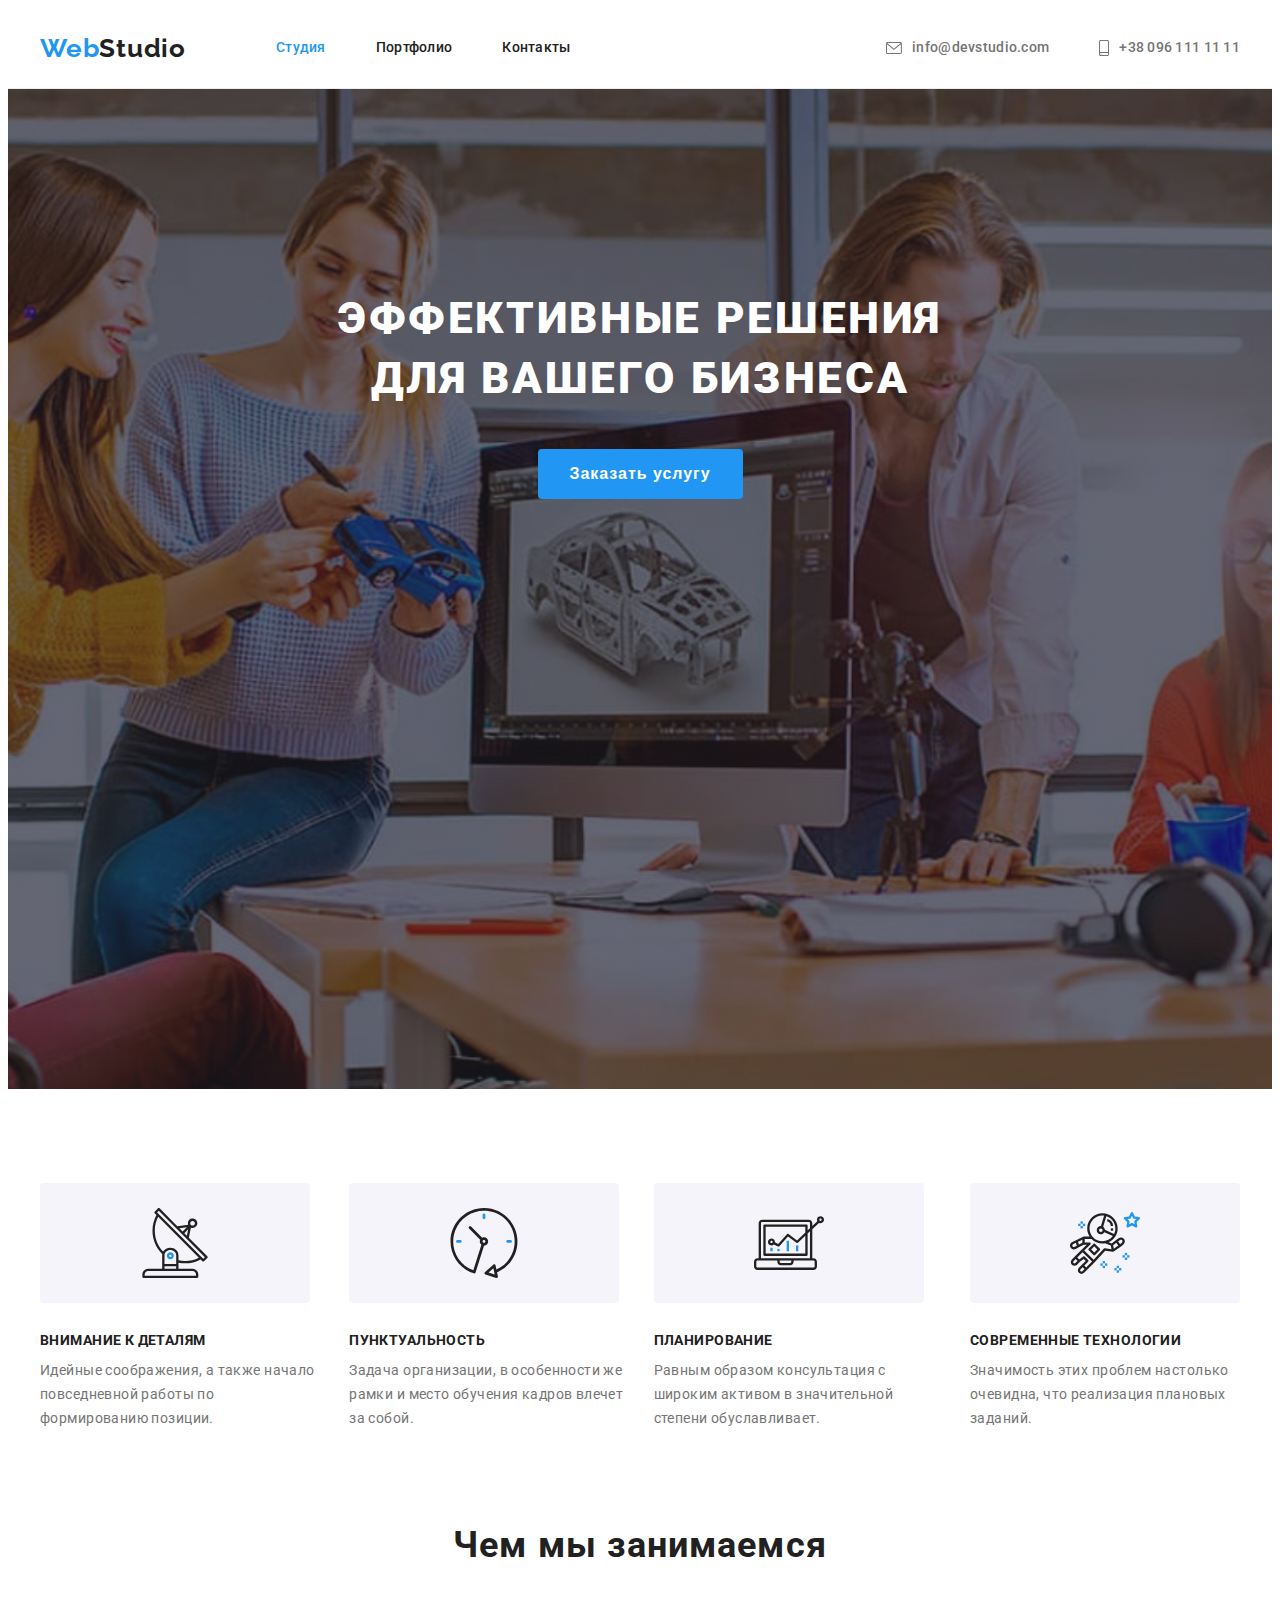
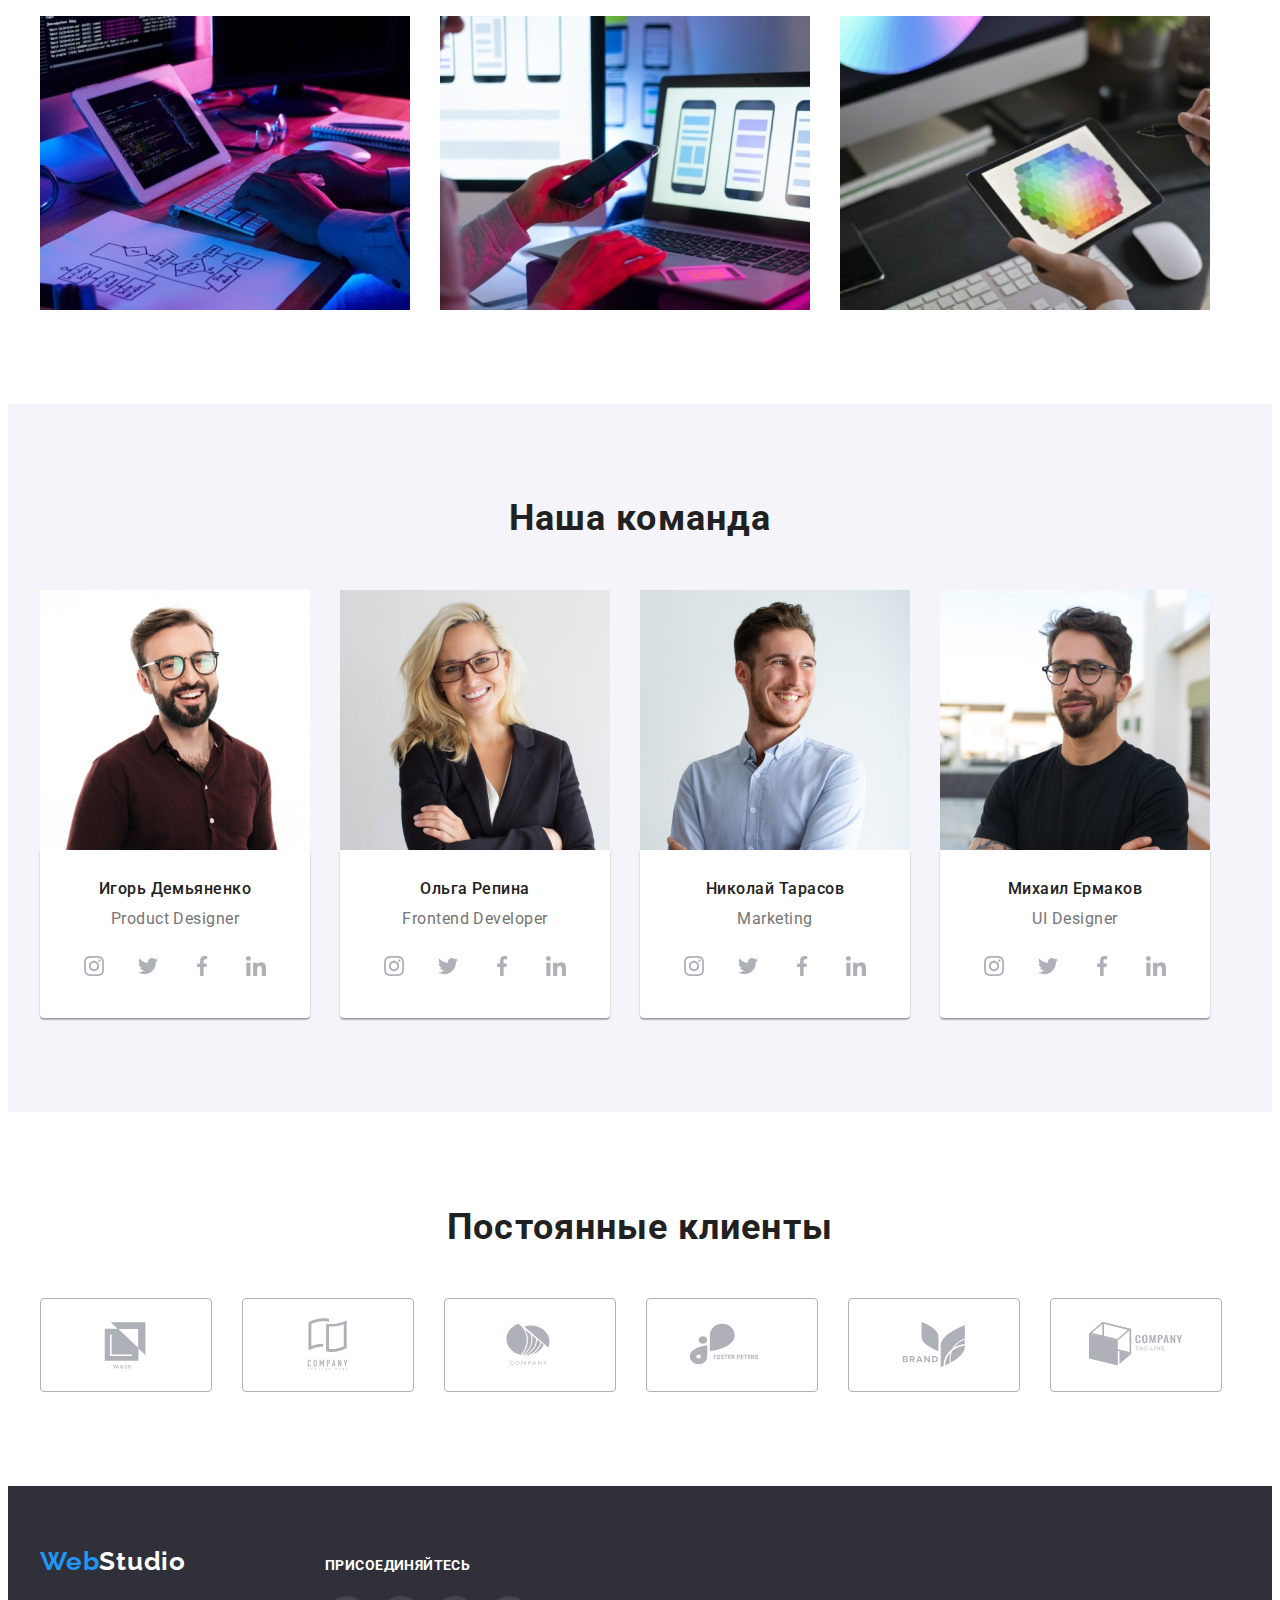
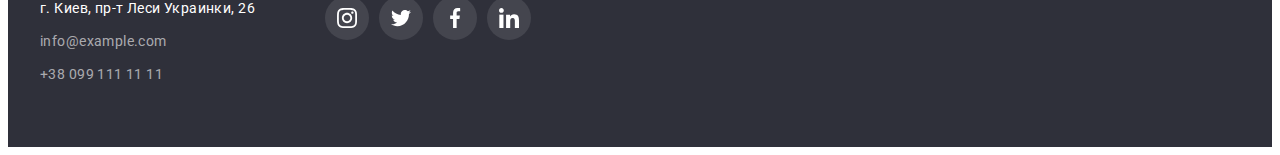
<file: index.html>
<!DOCTYPE html>
<html lang="ru">
<head>
    <meta charset="UTF-8">
    <meta http-equiv="X-UA-Compatible" content="IE=edge">
    <meta name="viewport" content="width=device-width, initial-scale=1.0">
    <title>Studio</title>
    <link rel="preconnect" href="https://fonts.googleapis.com">
    <link href="https://fonts.googleapis.com/css2?family=Raleway:wght@700&family=Roboto:wght@400;500;700;900&display=swap" rel="stylesheet">
    <link rel="preconnect" href="https://fonts.gstatic.com" crossorigin>
    <link
            rel="stylesheet"
            href="https://cdnjs.cloudflare.com/ajax/libs/modern-normalize/1.1.0/modern-normalize.min.css"
            integrity="sha512-wpPYUAdjBVSE4KJnH1VR1HeZfpl1ub8YT/NKx4PuQ5NmX2tKuGu6U/JRp5y+Y8XG2tV+wKQpNHVUX03MfMFn9Q=="
            crossorigin="anonymous"
            referrerpolicy="no-referrer"
        />
    <link rel="stylesheet" href="./css/styles.css">
</head>
<body>

    <!--Nav sections -->
    <header class="header">
        <div class="container header-container">
            <nav class="header-nav">
                <a href="./index.html" class="header-logo"><span>Web</span>Studio </a>
                    <ul class="header-list">
                        <li class="header-item"><a class="header-link  current" href="./index.html">Студия</a></li>
                        <li class="header-item"><a class="header-link" href="./portfolio.html">Портфолио</a></li>
                        <li class="header-item"><a class="header-link" href="#">Контакты</a></li>
                    </ul>
            </nav>
                <ul class="header-list">
                    <li class="header-item">
                        <a class="header-mail-link" href="mailto:info@example.com">
                            <svg class="header-icon-mail">
                            <use href="./images/symbol-defs.svg#icon-mail"></use>
                            </svg>
                            info@devstudio.com
                        </a>
                    </li>
                    <li class="header-item">
                        <a class="header-tel-link" href="tel:+380991111111">
                            <svg class="header-icon-tel">
                            <use href="./images/symbol-defs.svg#icon-smartphone"></use>
                            </svg>
                            +38 096 111 11 11
                        </a>
                    </li>
                </ul>
        </div>
    </header>

    <!--Main section -->
    <main>
        <!--Hero section-->
        <section class="hero">
            <div class="container hero-container">
                <h1 class="hero-title">Эффективные решения <br> для вашего бизнеса</h1>
                <button type="button" class="hero-btn">Заказать услугу</button>
            </div>
        </section>
       

    <!--Section What are you doing-->
    <section class="section">
       <div class="container">
           <h2 class="visually-hidden">Внимание к деталям</h2>
            <ul class="details-list">
                <li class="details-item">
                    <div class="details-box-icon">
                        <svg class="details-icon">
                            <use href="./images/symbol-defs.svg#icon-details-antenna-1"></use>
                        </svg>
                    </div>
                    <h3 class="details-title">Внимание к деталям</h3>
                    <p class="details-text">
                        Идейные соображения, а также начало повседневной работы по формированию позиции.
                    </p>
                </li>
                <li class="details-item ">
                    <div class="details-box-icon">
                         <svg class="details-icon">
                            <use href="./images/symbol-defs.svg#icon-details-clock-2"></use>
                        </svg>
                    </div>
                    <h3 class="details-title">Пунктуальность</h3>
                    <p class="details-text">
                        Задача организации, в особенности же рамки и место обучения кадров влечет за собой.
                    </p>
                </li>
                <li class="details-item ">
                    <div class="details-box-icon">
                         <svg class="details-icon">
                            <use href="./images/symbol-defs.svg#icon-details-diagram-3"></use>
                        </svg>
                    </div>
                    <h3 class="details-title">Планирование</h3>
                    <p class="details-text">
                        Равным образом консультация с широким активом в значительной степени обуславливает.
                    </p>
                </li>
                <li class="details-item ">
                     <div class="details-box-icon">
                         <svg class="details-icon">
                            <use href="./images/symbol-defs.svg#icon-details-astronaut-4"></use>
                        </svg>
                     </div>
                    <h3 class="details-title">Современные технологии</h3>
                    <p class="details-text">
                        Значимость этих проблем настолько очевидна, что реализация плановых заданий.
                    </p>
                </li>
            </ul>
       </div>
        </section>
        <section class="section doing-section">
            <div class="container">
                <h2 class="doing-title" >Чем мы занимаемся</h2>
                <ul class="doing-list">
                    <li class="doing-item">
                        <img src="images/work_1.jpg" alt="work1" width="370">
                    </li>
                    <li class="doing-item">
                        <img src="images/work_2.jpg" alt="work2" width="370">
                    </li>
                    <li class="doing-item">
                        <img src="images/work_3.jpg" alt="work3" width="370">
                    </li>
                </ul>
            </div>
        </section>
    <!--Team section-->
    <section class="section team">
        <div class="container">
            <h2 class="team-first-title">Наша команда</h2>
                <ul class="team-list">
                    <li class="team-item">
                        <img src="images/igor-min.jpg" alt="igor" width="270"  >
                        <div class="team-text-container">
                            <h3 class="team-second-title">Игорь Демьяненко</h3>
                            <p class="team-text">Product Designer</p>
                            <!--Social links team section-->
                            <ul class="team-social-list">
                                <li class="team-social-item">
                                <a class="team-social-link" href="#" 
                                    aria-label="instagram">
                                    <svg class="team-social-icon">
                                    <use href="./images/symbol-defs.svg#icon-instagram-1"></use>
                                    </svg>
                                </a>
                                </li>
                                <li class="team-social-item">
                                <a class="team-social-link" href="#"  
                                    aria-label="twitter">
                                    <svg class="team-social-icon">
                                    <use href="./images/symbol-defs.svg#icon-twitter-2"></use>
                                    </svg>
                                </a>
                                </li>
                                <li class="team-social-item">
                                <a class="team-social-link" href="#"  
                                    aria-label="facebook">
                                    <svg class="team-social-icon">
                                    <use href="./images/symbol-defs.svg#icon-facebook-3"></use>
                                    </svg>
                                </a>
                                </li>
                                <li class="team-social-item">
                                <a class="team-social-link" href="#"  
                                    aria-label="linkedin">
                                    <svg class="team-social-icon">
                                    <use href="./images/symbol-defs.svg#icon-linkedin-4"></use>
                                    </svg>
                                </a>
                                </li>
                            </ul>
                        </div>
                    </li>
                    <li class="team-item">
                        <img src="images/olga-min.jpg" alt="olga" width="270">
                        <div class="team-text-container">
                            <h3 class="team-second-title">Ольга Репина</h3>
                            <p class="team-text">Frontend Developer</p>
                            <!--Social links team section-->
                            <ul class="team-social-list">
                                <li class="team-social-item">
                                <a class="team-social-link" href="#" 
                                    aria-label="instagram">
                                    <svg class="team-social-icon">
                                    <use href="./images/symbol-defs.svg#icon-instagram-1"></use>
                                    </svg>
                                </a>
                                </li>
                                <li class="team-social-item">
                                <a class="team-social-link" href="#"  
                                    aria-label="twitter">
                                    <svg class="team-social-icon">
                                    <use href="./images/symbol-defs.svg#icon-twitter-2"></use>
                                    </svg>
                                </a>
                                </li>
                                <li class="team-social-item">
                                <a class="team-social-link" href="#"  
                                    aria-label="facebook">
                                    <svg class="team-social-icon">
                                    <use href="./images/symbol-defs.svg#icon-facebook-3"></use>
                                    </svg>
                                </a>
                                </li>
                                <li class="team-social-item">
                                <a class="team-social-link" href="#"  
                                    aria-label="linkedin">
                                    <svg class="team-social-icon">
                                    <use href="./images/symbol-defs.svg#icon-linkedin-4"></use>
                                    </svg>
                                </a>
                                </li>
                            </ul>
                        </div>
                    </li>
                    <li class="team-item">
                        <img src="images/nikolay-min.jpg" alt="nikolay" width="270">
                        <div class="team-text-container">
                            <h3 class="team-second-title">Николай Тарасов</h3>
                            <p class="team-text">Marketing</p>
                            <!--Social links team section-->
                            <ul class="team-social-list">
                                <li class="team-social-item">
                                <a class="team-social-link" href="#" 
                                    aria-label="instagram">
                                    <svg class="team-social-icon">
                                    <use href="./images/symbol-defs.svg#icon-instagram-1"></use>
                                    </svg>
                                </a>
                                </li>
                                <li class="team-social-item">
                                <a class="team-social-link" href="#"  
                                    aria-label="twitter">
                                    <svg class="team-social-icon">
                                    <use href="./images/symbol-defs.svg#icon-twitter-2"></use>
                                    </svg>
                                </a>
                                </li>
                                <li class="team-social-item">
                                <a class="team-social-link" href="#"  
                                    aria-label="facebook">
                                    <svg class="team-social-icon">
                                    <use href="./images/symbol-defs.svg#icon-facebook-3"></use>
                                    </svg>
                                </a>
                                </li>
                                <li class="team-social-item">
                                <a class="team-social-link" href="#"  
                                    aria-label="linkedin">
                                    <svg class="team-social-icon">
                                    <use href="./images/symbol-defs.svg#icon-linkedin-4"></use>
                                    </svg>
                                </a>
                                </li>
                            </ul>
                        </div>
                    </li>
                    <li class="team-item">
                        <img src="images/misha-min.jpg" alt="misha" width="270">
                        <div class="team-text-container">
                            <h3 class="team-second-title">Михаил Ермаков</h3>
                            <p class="team-text">UI Designer</p>
                            <!--Social links team section-->
                            <ul class="team-social-list">
                                <li class="team-social-item">
                                <a class="team-social-link" href="#" 
                                    aria-label="instagram">
                                    <svg class="team-social-icon">
                                    <use href="./images/symbol-defs.svg#icon-instagram-1"></use>
                                    </svg>
                                </a>
                                </li>
                                <li class="team-social-item">
                                <a class="team-social-link" href="#"  
                                    aria-label="twitter">
                                    <svg class="team-social-icon">
                                    <use href="./images/symbol-defs.svg#icon-twitter-2"></use>
                                    </svg>
                                </a>
                                </li>
                                <li class="team-social-item">
                                <a class="team-social-link" href="#"  
                                    aria-label="facebook">
                                    <svg class="team-social-icon">
                                    <use href="./images/symbol-defs.svg#icon-facebook-3"></use>
                                    </svg>
                                </a>
                                </li>
                                <li class="team-social-item">
                                <a class="team-social-link" href="#"  
                                    aria-label="linkedin">
                                    <svg class="team-social-icon">
                                    <use href="./images/symbol-defs.svg#icon-linkedin-4"></use>
                                    </svg>
                                </a>
                                </li>
                            </ul>
                        </div>
                    </li>
                </ul>
        </div>
    </section>

    <!--Clients section-->
    <section class="section">
       <div class="container">
            <h2 class="clients-tittle">Постоянные клиенты</h2>
        <ul class="clients-list">
            <li class="clients-item">
                <a class="clients-link" href="#">
                    <svg class="clients-icon">
                    <use href="./images/symbol-defs.svg#icon-clients-logo" ></use>
                    </svg>
                </a>
            </li>
            <li class="clients-item">
                <a class="clients-link" href="#">
                    <svg class="clients-icon">
                    <use href="./images/symbol-defs.svg#icon-clients-logo-1" ></use>
                    </svg>
                </a>
            </li>
            <li class="clients-item">
                <a class="clients-link" href="#">
                    <svg class="clients-icon">
                    <use href="./images/symbol-defs.svg#icon-clients-logo-2" ></use>
                    </svg>
                </a>
            </li>
            <li class="clients-item">
                <a class="clients-link" href="#">
                    <svg class="clients-icon">
                    <use href="./images/symbol-defs.svg#icon-clients-logo-3" ></use>
                    </svg>
                </a>
            </li>
            <li class="clients-item">
                <a class="clients-link" href="#">
                    <svg class="clients-icon">
                    <use href="./images/symbol-defs.svg#icon-clients-logo-4" ></use>
                    </svg>
                </a>
            </li>
            <li class="clients-item">
                <a class="clients-link link" href="#">
                    <svg class="clients-icon">
                    <use href="./images/symbol-defs.svg#icon-clients-logo-6"></use>
                    </svg>
                </a>
            </li>
        </ul>
       </div>
    </section>
</main>

    <!--Footer section-->
<footer class="footer">
    <div class="container footer-container">
       <div class="footer-box">
            <a href="./index.html" class="footer-logo"><span>Web</span>Studio </a>
                <address class="footer-adress">
                    <ul class="footer-list">
                        <li class="footer-item">
                            <a href="#" class="footer-second-adress">г. Киев, пр-т Леси Украинки, 26</a>  
                        </li>
                        <li class="footer-item">
                            <a href="mailto:info@example.com" class="footer-mail">info@example.com</a>
                        </li>
                        <li class="footer-item">
                            <a href="tel:+380991111111" class="footer-tel">+38 099 111 11 11</a>
                        </li>
                    </ul>
                </address>
       </div>
        <!--Social links team section-->
      <div class="footer-box">
            <p class="footer-social-text">Присоединяйтесь</p>
            <ul class="footer-social-list">
                <li class="footer-social-item">
                    <a class="footer-social-link" href="#" aria-label="instagram">
                    <svg class="footer-social-icon">
                        <use href="./images/symbol-defs.svg#icon-instagram-1"></use>
                    </svg>
                </a>
                </li>
                <li class="footer-social-item">
                    <a class="footer-social-link" href="#" aria-label="twitter">
                    <svg class="footer-social-icon">
                        <use href="./images/symbol-defs.svg#icon-twitter-2"></use>
                    </svg>
                </a>
                </li>
                <li class="footer-social-item">
                <a class="footer-social-link" href="#" aria-label="facebook">
                    <svg class="footer-social-icon">
                        <use href="./images/symbol-defs.svg#icon-facebook-3"></use>
                    </svg>
                </a>
                </li>
                <li class="footer-social-item">
                <a class="footer-social-link" href="#"aria-label="linkedin">
                    <svg class="footer-social-icon">
                        <use href="./images/symbol-defs.svg#icon-linkedin-4"></use>
                    </svg>
                </a>
                </li>
            </ul>
      </div>
    </div>
</footer>

</body>
</html>
</file>
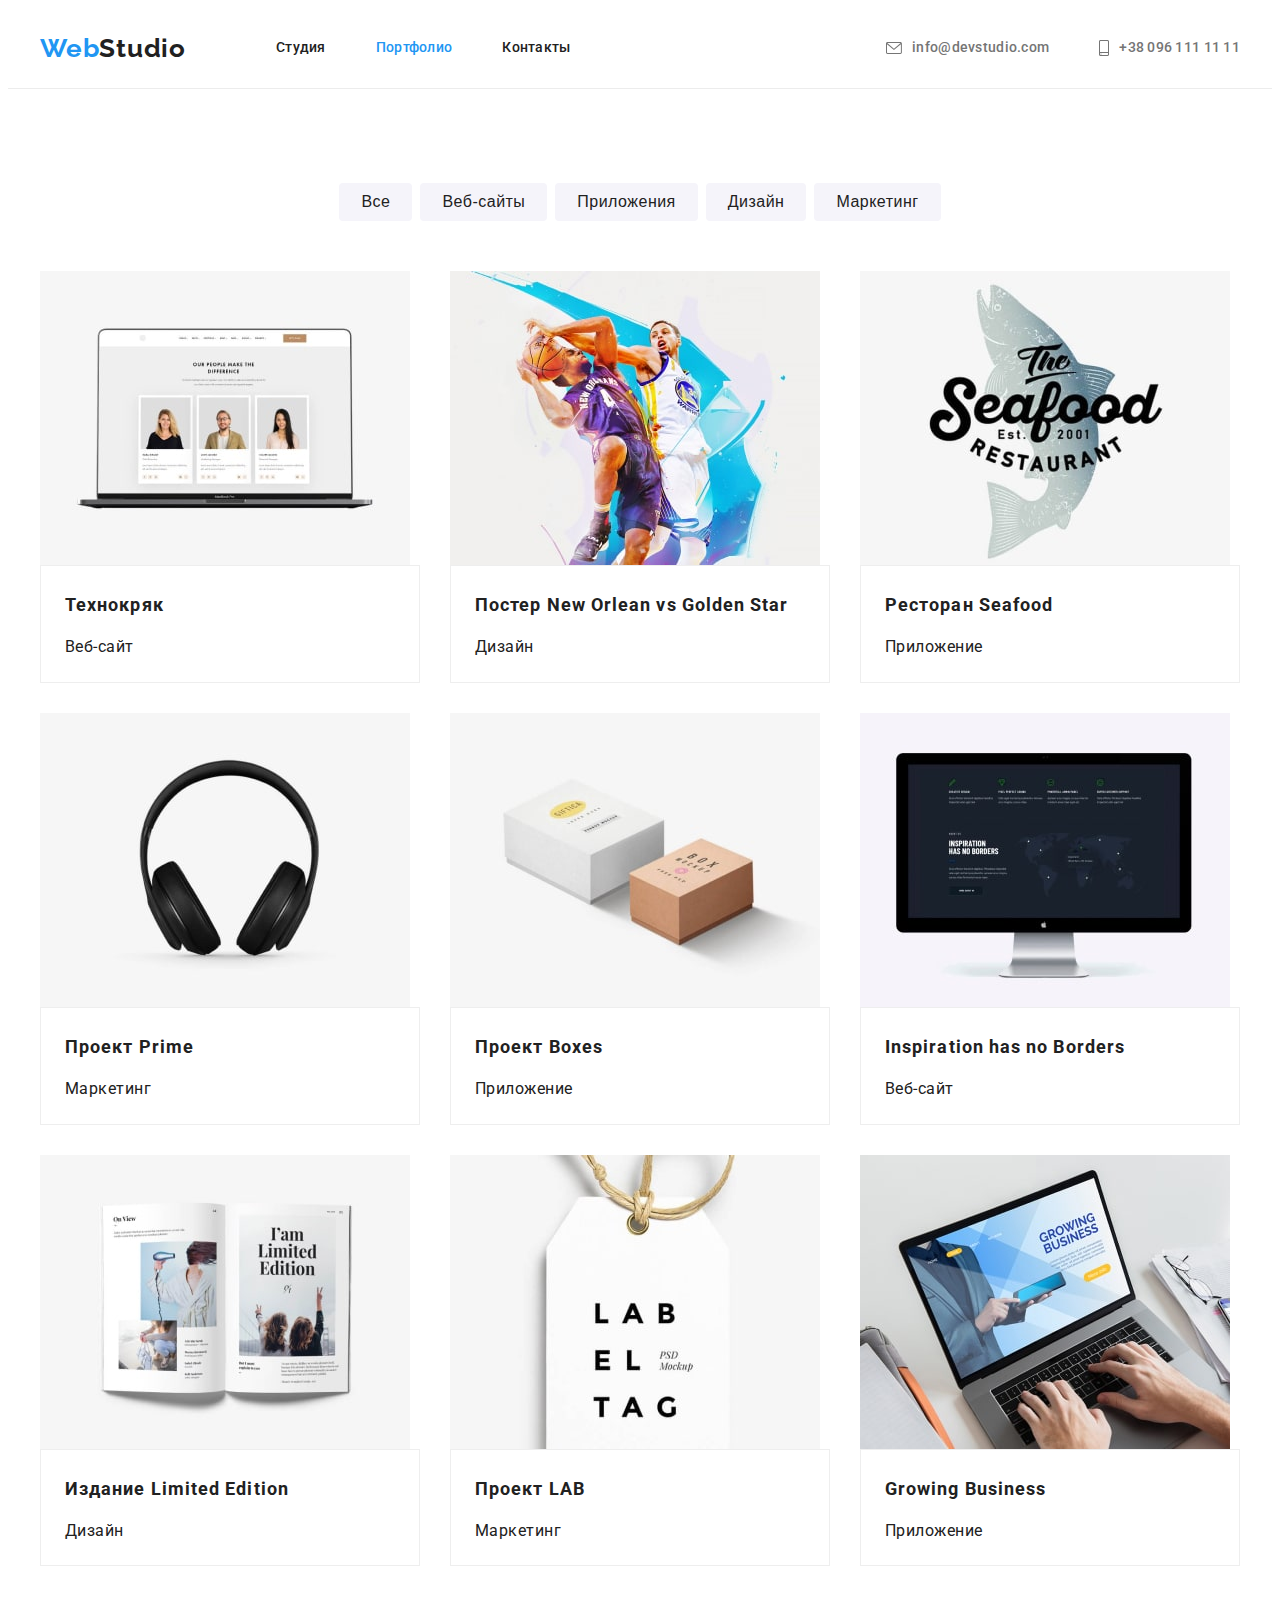
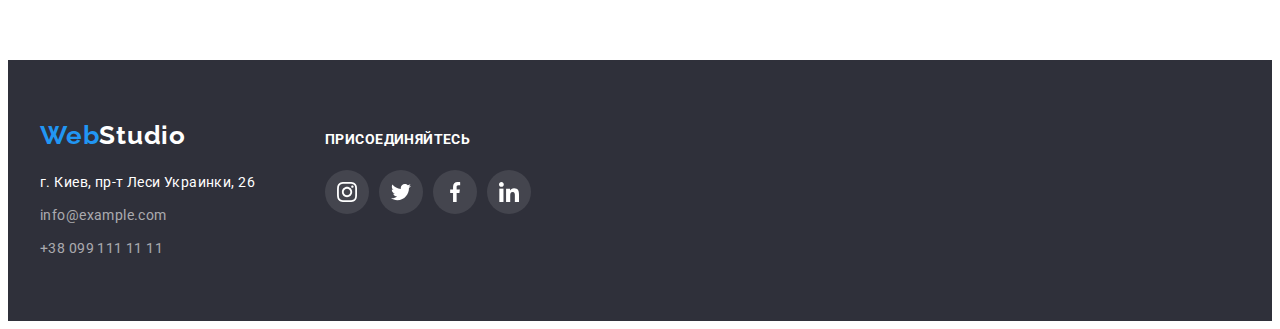
<file: portfolio.html>
<!DOCTYPE html>
<html lang="ru">
<head>
    <meta charset="UTF-8">
    <meta http-equiv="X-UA-Compatible" content="IE=edge">
    <meta name="viewport" content="width=device-width, initial-scale=1.0">
    <title>Portfolio</title>
     <link rel="preconnect" href="https://fonts.googleapis.com">
    <link href="https://fonts.googleapis.com/css2?family=Raleway:wght@700&family=Roboto:wght@400;500;700;900&display=swap" rel="stylesheet">
    <link rel="preconnect" href="https://fonts.gstatic.com" crossorigin>
    <link
            rel="stylesheet"
            href="https://cdnjs.cloudflare.com/ajax/libs/modern-normalize/1.1.0/modern-normalize.min.css"
            integrity="sha512-wpPYUAdjBVSE4KJnH1VR1HeZfpl1ub8YT/NKx4PuQ5NmX2tKuGu6U/JRp5y+Y8XG2tV+wKQpNHVUX03MfMFn9Q=="
            crossorigin="anonymous"
            referrerpolicy="no-referrer"
        />
    <link rel="stylesheet" href="./css/styles.css">
</head>
<body>
    
 <!--Nav sections -->
    <header class="header">
        <div class="container header-container">
            <nav class="header-nav">
                <a href="./index.html" class="header-logo"><span>Web</span>Studio </a>
                    <ul class="header-list">
                        <li class="header-item"><a class="header-link" href="./index.html">Студия</a></li>
                        <li class="header-item"><a class="header-link current" href="./portfolio.html">Портфолио</a></li>
                        <li class="header-item"><a class="header-link" href="#">Контакты</a></li>
                    </ul>
            </nav>
                <ul class="header-list">
                    <li class="header-item">
                        <a class="header-mail-link" href="mailto:info@example.com">
                            <svg class="header-icon-mail">
                            <use href="./images/symbol-defs.svg#icon-mail"></use>
                            </svg>
                            info@devstudio.com
                        </a>
                    </li>
                    <li class="header-item">
                        <a class="header-tel-link" href="tel:+380991111111">
                            <svg class="header-icon-tel">
                            <use href="./images/symbol-defs.svg#icon-smartphone"></use>
                            </svg>
                            +38 096 111 11 11
                        </a>
                    </li>
                </ul>
        </div>
    </header>

     <!--Gallery section-->
    <main>
        <section class="section">
               <div class="container">
                <h1 class="visually-hidden">Gallery</h1>
                    <ul class="gallery-btn-list">
                        <li class="gallery-btn-item">
                            <button type="button" class="gallery-btn">Все</button>
                        </li>
                        <li class="gallery-btn-item">
                            <button type="button" class="gallery-btn">Веб-сайты</button>
                        </li>
                        <li class="gallery-btn-item">
                            <button type="button" class="gallery-btn">Приложения</button>
                        </li>
                        <li class="gallery-btn-item">
                            <button type="button" class="gallery-btn">Дизайн</button>
                        </li>
                        <li class="gallery-btn-item">
                            <button type="button" class="gallery-btn">Маркетинг</button>
                        </li>
                    </ul>
                    <ul class="gallery-list">
                        <li  class="gallery-item">
                            <a href="#" class="gallery-link">
                                <img src="./images/tehno-min.jpg" alt="" width="370">
                                <div class="gallery-text-container">
                                    <h2 class="gallery-title">Технокряк</h2>
                                    <p class="gallery-text">Веб-сайт</p>
                                </div>
                            </a>
                        </li>
                        <li  class="gallery-item">
                           <a href="#" class="gallery-link">
                                <img src="./images/poster-min.jpg" alt="" width="370">
                                <div class="gallery-text-container">
                                    <h2 class="gallery-title">Постер New Orlean vs Golden Star</h2>
                                    <p class="gallery-text">Дизайн</p>
                                </div>
                           </a>
                        </li>
                        <li  class="gallery-item">
                            <a href="#" class="gallery-link">
                                <img src="./images/seafood-min.jpg" alt="" width="370">
                                <div class="gallery-text-container">
                                    <h2 class="gallery-title">Ресторан Seafood</h2>
                                    <p class="gallery-text">Приложение</p>
                                </div>
                            </a>
                        </li>
                        <li  class="gallery-item">
                           <a href="#" class="gallery-link">
                                <img src="./images/proect_prime-min.jpg" alt="" width="370">
                                <div class="gallery-text-container">
                                    <h2 class="gallery-title">Проект Prime</h2>
                                    <p class="gallery-text">Маркетинг</p>
                                </div>
                           </a>
                        </li>
                        <li  class="gallery-item">
                            <a href="#" class="gallery-link">
                                <img src="./images/proect_boxes-min.jpg" alt="" width="370">
                                <div class="gallery-text-container">
                                    <h2 class="gallery-title">Проект Boxes</h2>
                                    <p class="gallery-text">Приложение</p>
                                </div>
                            </a>
                        </li>
                        <li  class="gallery-item">
                           <a href="#" class="gallery-link">
                                <img src="./images/display-min.jpg" alt="" width="370">
                                <div class="gallery-text-container">
                                    <h2 class="gallery-title">Inspiration has no Borders</h2>
                                    <p class="gallery-text">Веб-сайт</p>
                                </div>
                           </a>
                        </li>
                        <li  class="gallery-item">
                           <a href="#" class="gallery-link">
                                <img src="./images/newspaper-min.jpg" alt="" width="370">
                                <div class="gallery-text-container">
                                    <h2 class="gallery-title">Издание Limited Edition</h2>
                                    <p class="gallery-text">Дизайн</p>
                                </div>
                           </a>
                        </li>
                        <li class="gallery-item">
                           <a href="#" class="gallery-link">
                                <img src="./images/lab-min.jpg" alt="" width="370">
                                <div class="gallery-text-container">
                                    <h2 class="gallery-title">Проект LAB</h2>
                                    <p class="gallery-text">Маркетинг</p>
                                </div>
                           </a>
                        </li>
                        <li  class="gallery-item">
                            <a href="#" class="gallery-link">
                                <img src="./images/notebook-min.jpg" alt="" width="370">
                                <div class="gallery-text-container">
                                    <h2 class="gallery-title">Growing Business</h2>
                                    <p class="gallery-text">Приложение</p>
                                </div>
                            </a>
                        </li>
                    </ul>
               </div>
       </section>
    </main>
    
     <!--Footer section-->
<footer class="footer">
    <div class="container footer-container">
       <div class="footer-box">
            <a href="./index.html" class="footer-logo"><span>Web</span>Studio </a>
                <address class="footer-adress">
                    <ul class="footer-list">
                        <li class="footer-item">
                            <a href="#" class="footer-second-adress">г. Киев, пр-т Леси Украинки, 26</a>  
                        </li>
                        <li class="footer-item">
                            <a href="mailto:info@example.com" class="footer-mail">info@example.com</a>
                        </li>
                        <li class="footer-item">
                            <a href="tel:+380991111111" class="footer-tel">+38 099 111 11 11</a>
                        </li>
                    </ul>
                </address>
       </div>
        <!--Social links team section-->
      <div class="footer-box">
            <p class="footer-social-text">Присоединяйтесь</p>
            <ul class="footer-social-list">
                <li class="footer-social-item">
                    <a class="footer-social-link" href="#" aria-label="instagram">
                    <svg class="footer-social-icon">
                        <use href="./images/symbol-defs.svg#icon-instagram-1"></use>
                    </svg>
                </a>
                </li>
                <li class="footer-social-item">
                    <a class="footer-social-link" href="#" aria-label="twitter">
                    <svg class="footer-social-icon">
                        <use href="./images/symbol-defs.svg#icon-twitter-2"></use>
                    </svg>
                </a>
                </li>
                <li class="footer-social-item">
                <a class="footer-social-link" href="#" aria-label="facebook">
                    <svg class="footer-social-icon">
                        <use href="./images/symbol-defs.svg#icon-facebook-3"></use>
                    </svg>
                </a>
                </li>
                <li class="footer-social-item">
                <a class="footer-social-link" href="#"aria-label="linkedin">
                    <svg class="footer-social-icon">
                        <use href="./images/symbol-defs.svg#icon-linkedin-4"></use>
                    </svg>
                </a>
                </li>
            </ul>
      </div>
    </div>
</footer>

</body>
</html>
</file>
<file: css/styles.css>
:root {
    --main-text-color: #757575;/*основной цвет текста на сайте*/
    --primary-first-text-color:#FFFFFF;/*второй цвет текста на сайте*/
    --primary-second-text-color:#212121;/*третий цвет текста на сайте*/
    --accent-color:#2196F3;/*акцент цвета*/
    --main-background-color:#FFFFFF; /*главный цвет-заливки сайта*/
    --primary-background-color:#2F303A;/*цвет заливки для fouter и hero*/
    --primary-team-background-color:#F5F4FA;/*цвет заливки team*/
    --main-btn-background: #2196F3;/*заливка кнопки*/
    --foter-mail-color:rgba(255, 255, 255, 0.6);/*цвет мейла и телефона в футоре*/
    --icon-color:#AFB1B8;/*цвет для иконки*/
}

body {
    font-family: Roboto, sans-serif; /*подкл. главного шрифта на сайте*/
    font-size: 14px; /*подкл. размера шрифта на сайте*/
    background: var(--main-background-color); /*главная заливка*/
    color: var(--main-text-color); /*главный цвет шрифта*/
}

/*сбрасывает стили*/
h1, h2, h3, p, ul {
    margin: 0;
}

/*убирает точки в списке*/
ul {
    padding: 0;
    list-style: none;
}

/*убирает подчеркивания в ссылках*/
a {
    text-decoration: none;
}

/*сбрасывает стили на картинках*/
img {
    display: block;
    max-width: 100%;
    height: auto;
}

/*скрывает не нужные заголовки*/
.visually-hidden {
    position: absolute;
    white-space: nowrap;
    width: 1px;
    height: 1px;
    overflow: hidden;
    border: 0;
    padding: 0;
    clip: rect(0 0 0 0);
    clip-path: inset(50%);
    margin: -1px;
}

/*контейнер*/
.container {
    width: 1200px;
    margin: 0 auto;
    padding-left: 15px;
    padding-right: 15px;

}

/*падинг на секции*/
.section {
    padding: 94px 0;
}


/*-------------HEADER-------------- */

.header {
    border-bottom: 1px solid #ececec;
}

.header-container {
    display: flex;
    align-items: center;
}

.header-nav {
    display: flex;
    align-items: center;
}

.header-logo {
    margin-right: 90px;

    font-family: Raleway, sans-serif;
    font-weight: 700;
    font-size: 26px;
    line-height: 1.19;
    letter-spacing: 0.03em;

    color: var(--primary-second-text-color);
}

.header-logo > span {
    color: var(--accent-color);
}

.header-list {
    display: flex;
    margin-left: auto;
}

.header-item:not(:last-child) {
    margin-right: 50px;
}

.header-link {
    padding: 32px 0;
    display: block;

    font-weight: 500;
    line-height: 1.14;
    letter-spacing: 0.02em;

    color: var(--primary-second-text-color);
    
}

.header-tel-link,
.header-mail-link {
    display: flex;
    align-items: center;
    font-weight: 500;
    line-height: 1.14;
    letter-spacing: 0.02em;
    color: var(--main-text-color);
}

.header-icon-mail,
.header-icon-tel {
    margin-right: 10px;
    fill: currentColor;
    width: 16px;
    height: 12px;
}
.header-icon-tel {
    width: 10px;
    height: 16px;
}
.header-link:hover,
.header-link:focus,
.header-tel-link:hover,
.header-tel-link:focus,
.header-mail-link:hover,
.header-mail-link:focus {
    color: var(--accent-color);
}

.current {
    color: #2196F3;
}

/*---------------HERO-----------------*/

.hero {
    padding: 200px 0;
    margin: 0 auto;

    max-width: 1600px;
    height: 600px;
    background-color:var(--primary-background-color);
    background-image: linear-gradient( 
        to right,
        rgba(47, 48, 58, 0.4),
        rgba(47, 48, 58, 0.4)),
        url('../images/header-background-min.jpg');
    background-repeat: no-repeat ;
    background-size: cover;
    background-position: center;
}

.hero-container {
    display: flex;
    flex-direction: column;
    align-items: center;
}

.hero-title {
    margin-bottom: 40px;

    font-weight: 900;
    font-size: 44px;
    line-height: 1.36;
    text-align: center;
    letter-spacing: 0.06em;
    text-transform: uppercase;

    color:var(--primary-first-text-color);
}

.hero-btn {
    padding: 10px 32px;
   
    font-weight: 700;
    font-size: 16px;
    line-height: 1.87;
    text-decoration: none;
    letter-spacing: 0.06em;

    color: var(--primary-first-text-color);
    background-color: var(--main-btn-background);
    border: transparent;
    border-radius: 4px;
    cursor: pointer;
}

/*---------------------DETAILS SECTION-------------------*/

.details-title {
    margin-bottom: 10px;

    font-weight: 700;
    font-size: 14px;
    line-height: 1.14;
    letter-spacing: 0.03em;
    text-transform: uppercase;
    
    color:var(--primary-second-text-color);
}

.details-text {
    font-weight: 400;
    line-height: 1.71;
    letter-spacing: 0.03em;
    
}

.details-list {
    display: flex;
}

.details-item:not(:last-child) {
   margin-right: 30px;
}

.details-box-icon {
    margin-bottom: 30px;

    display: flex;
    width: 270px;
    height: 120px;
    align-items: center;
    justify-content: center;
      
    background-color: var(--primary-team-background-color);
    border-radius: 4px;
}

.details-icon {
    width: 70px;
    height: 70px;
}


/*----------------------DOING SECTION--------------------*/

.doing-section {
    padding-top: 0;
}

.doing-title {
    margin-bottom: 50px;

    font-weight: 700;
    font-size: 36px;
    line-height: 1.16;
    text-align: center;
    letter-spacing: 0.03em;

    color:var(--primary-second-text-color);
}

.doing-list {
    display: flex;
}

.doing-item:not(:last-child) {
    margin-right: 30px;
}

/*--------------------TEAM SECTION-----------------------*/

.team {
    background-color: var(--primary-team-background-color);
}

.team-first-title {
    margin-bottom: 50px;

    font-weight: 700;
    font-size: 36px;
    line-height: 1.16;
    text-align: center;
    letter-spacing: 0.03em;

    color:var(--primary-second-text-color);
}

.team-text-container {
    padding: 30px 0;

    box-shadow: 0px 1px 3px rgba(0, 0, 0, 0.12),
        0px 1px 1px rgba(0, 0, 0, 0.14),
        0px 2px 1px rgba(0, 0, 0, 0.2);
    border-radius: 0px 0px 4px 4px;
}

.team-second-title {
    margin-bottom: 10px;

    font-weight: 500;
    font-size: 16px;
    line-height: 1.18;
    text-align: center;
    letter-spacing: 0.03em;

    color: var(--primary-second-text-color);
}

.team-text {
    font-weight: 400;
    font-size: 16px;
    line-height: 19px;
    text-align: center;
    letter-spacing: 0.03em;
}

.team-list {
    display: flex;
}

.team-item {
    background-color: var(--main-background-color);
}

.team-item:not(:last-child) {
    margin-right: 30px;
}

/*----Team social link-------*/

.team-social-list {
    margin-top: 16px;
    display: flex;
    justify-content: center;
}

.team-social-item:not(:last-child) {
    margin-right: 10px;
}

.team-social-link {
    display: flex;
    width: 44px;
    height: 44px;
    align-items: center;
    justify-content: center;

    color: var(--icon-color);
}

.team-social-icon {
    fill: currentColor;
    width: 20px;
    height: 20px;
}

.team-social-link:hover,
.team-social-link:focus {
    background-color: var(--accent-color);
    color: var(--primary-first-text-color);
    border-radius: 50%;

}

/*------------------Clients--------------------*/

.clients-tittle {
    margin-bottom: 50px;
    font-weight: bold;
    font-size: 36px;
    line-height: 42px;
    text-align: center;
    letter-spacing: 0.03em;

    color: var(--primary-second-text-color);
}

.clients-list {
    display: flex;
}

.clients-item:not(:last-child) {
    margin-right: 30px;
}

.clients-link {
    display: flex;
    width: 170px;
    height: 92px;
    align-items: center;
    justify-content: center;
  
    border: 1px solid var(--icon-color);
    border-radius: 4px;
    color: var(--icon-color);
}

.clients-link:hover,
.clients-link:focus {
   color: var(--accent-color);
   border: 1px solid var(--accent-color);
}

.clients-icon {
    fill: currentColor;
    width: 106px;
    height: 60px;
}


/*------------------------FOUTER---------------------------*/

.footer {
    background-color:var(--primary-background-color);
    padding: 60px 0;
}

.footer-container {
    display: flex;
    align-items: baseline;
    
}

.footer-logo {
    font-family: Raleway, sans-serif;
    font-weight: 700;
    font-size: 26px;
    line-height: 1.19;
    letter-spacing: 0.03em;

    color:var(--primary-first-text-color);
}

.footer-logo > span {
    color: var(--accent-color);
}

.footer-adress {
    margin-top: 20px;
    font-style: normal;
}

.footer-second-adress {
    font-style: normal;
    font-weight: 400;
    line-height: 1.71;
    letter-spacing: 0.03em;

    color:var(--primary-first-text-color);
}

.footer-item:not(:last-child) {
    margin-bottom: 9px;
}


.footer-mail,
.footer-tel {
    font-weight: 400;
    line-height: 1.71;
    letter-spacing: 0.03em;

    color: var(--foter-mail-color);
}

.footer-social-text {
    margin-bottom: 20px;
    font-weight: 700;
    font-size: 14px;
    line-height: 1.42;
    letter-spacing: 0.03em;
    text-transform: uppercase;

    color: var(--primary-first-text-color);
}

.footer-box:not(:last-child) {
    margin-right: 70px;
}

.footer-social-list {
   /* margin-right: 10px;*/
    display: flex;
}

.footer-social-item {
    margin-right: 10px;
}

.footer-social-link {
    display: flex;
    width: 44px;
    height: 44px;
    align-items: center;
    justify-content: center;
    background: rgba(255, 255, 255, 0.1);
    border-radius: 50%;
    color: var(--primary-first-text-color);
}

.footer-social-icon {
    width: 20px;
    height: 20px;
    fill: currentColor;
}

.footer-social-link:hover,
.footer-social-link:focus {
    background-color: var(--accent-color);
    border-radius: 50%;
}


/********************************************************************************************/
/*-------------------------PORTFOLIO-----------------------*/

/*--------------------------GALLERY------------------------*/

.gallery-btn-list {
    display: flex;
    justify-content: center;

    margin-bottom: 50px;
}

.gallery-btn-item:not(:last-child) {
    margin-right: 8px;
}

.gallery-btn {
    padding: 6px 22px;

    font-weight: 500;
    font-size: 16px;
    line-height: 1.62;
    text-align: center;
    letter-spacing: 0.03em;

    color: var(--primary-second-text-color);
    background: var(--primary-team-background-color);
    
    border-radius: 4px;
    border-style: none;

    cursor: pointer
}

.gallery-btn:hover,
.gallery-btn:focus {
    color: var(--primary-first-text-color);
    background:var(--accent-color);
    box-shadow: 0px 3px 1px rgba(0, 0, 0, 0.1),
    0px 1px 2px rgba(0, 0, 0, 0.08),
    0px 2px 2px rgba(0, 0, 0, 0.12);

}

.gallery-list {
    margin-bottom: -30px;
    margin-right: -30px;
    display: flex;
    flex-wrap: wrap;
}

.gallery-item {
    margin-right: 30px;
    margin-bottom: 30px;
    flex-basis: calc(100% / 3 - 30px);
}

.gallery-text-container {
    padding: 20px 24px;

    background-color:var(--main-background-color);
    border: 1px solid #EEEEEE;
}

.gallery-title {
    margin-bottom: 8px;

    font-weight: 700;
    font-size: 18px;
    line-height: 2.11;
    letter-spacing: 0.06em;

    color: var(--primary-second-text-color);
}

.gallery-text {
    font-weight: 400;
    font-size: 16px;
    line-height: 1.87;
    letter-spacing: 0.03em;
}

.gallery-link {
    display: block;
    color: var(--primary-second-text-color);
}


.gallery-link:hover,
.gallery-link:focus {

    box-shadow: 0px 1px 1px rgba(0, 0, 0, 0.12),
        0px 4px 4px rgba(0, 0, 0, 0.06),
        1px 4px 6px rgba(0, 0, 0, 0.16);
}
</file>
